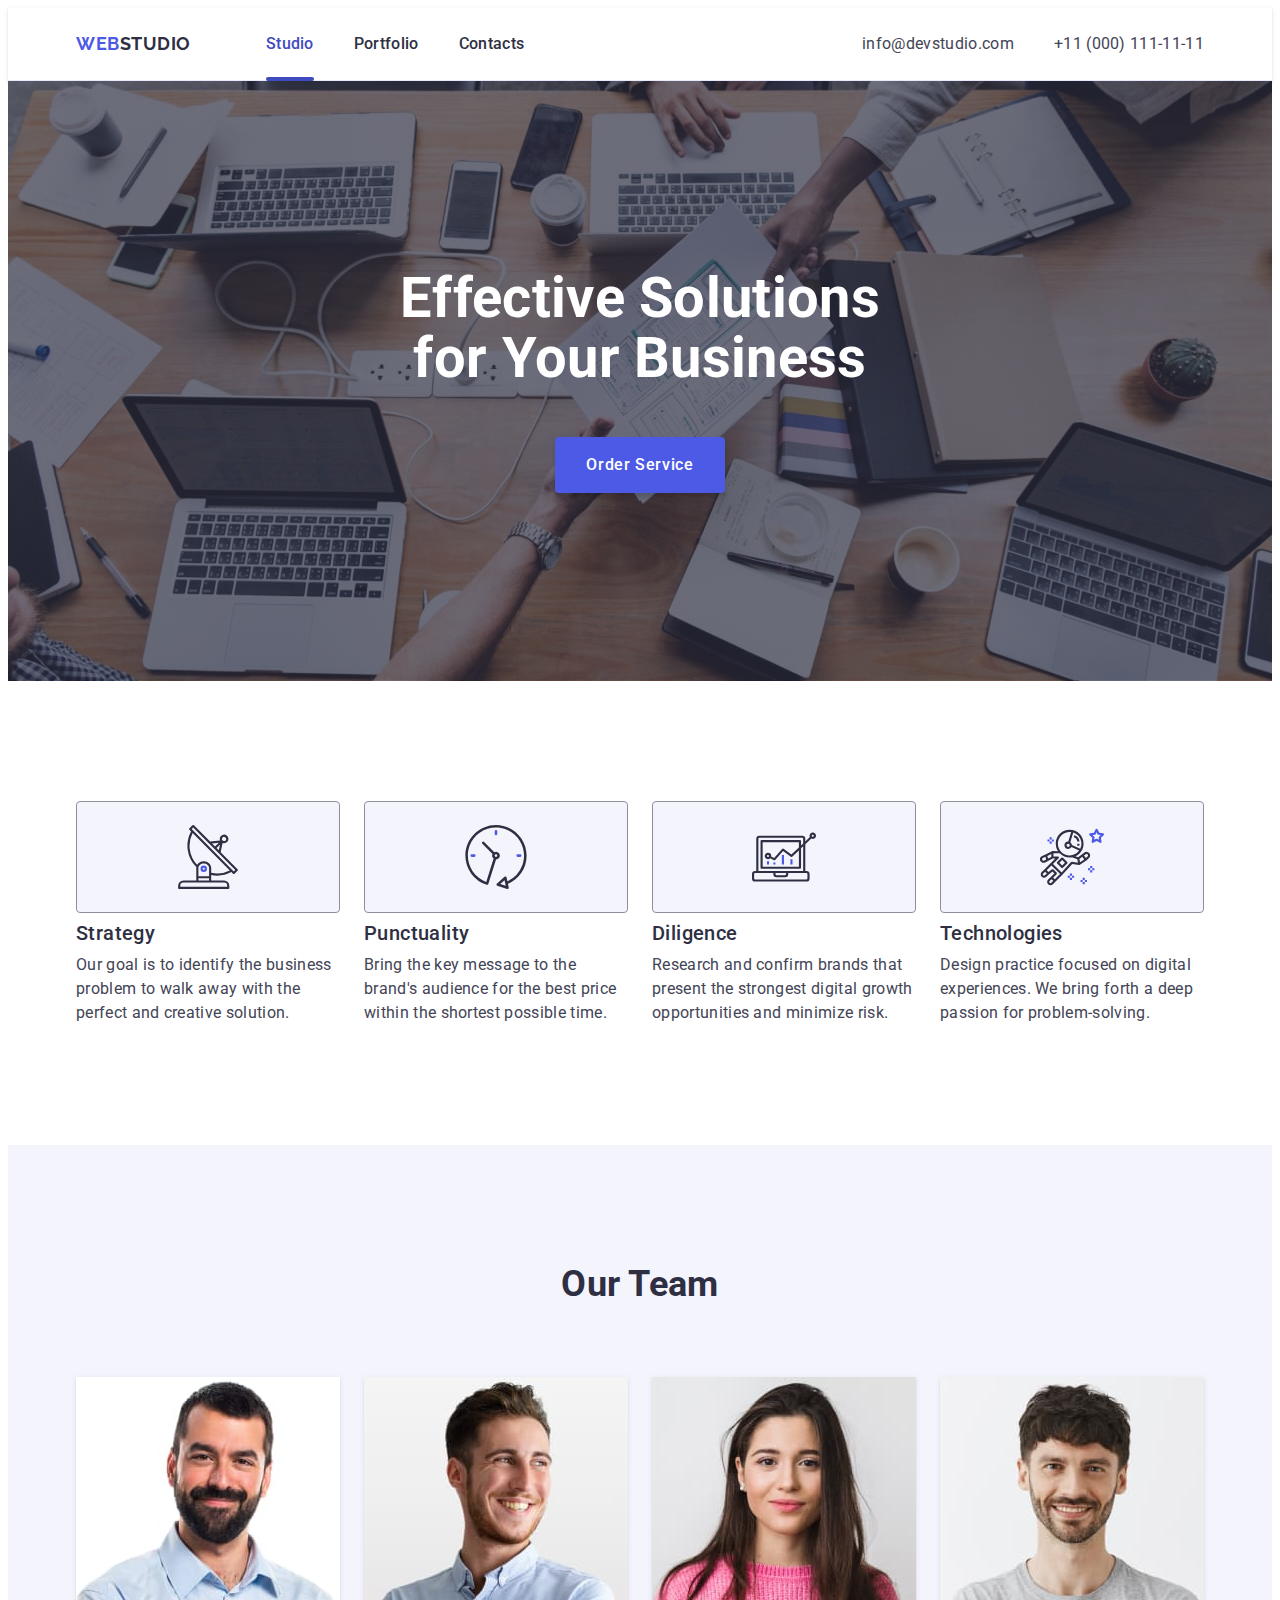
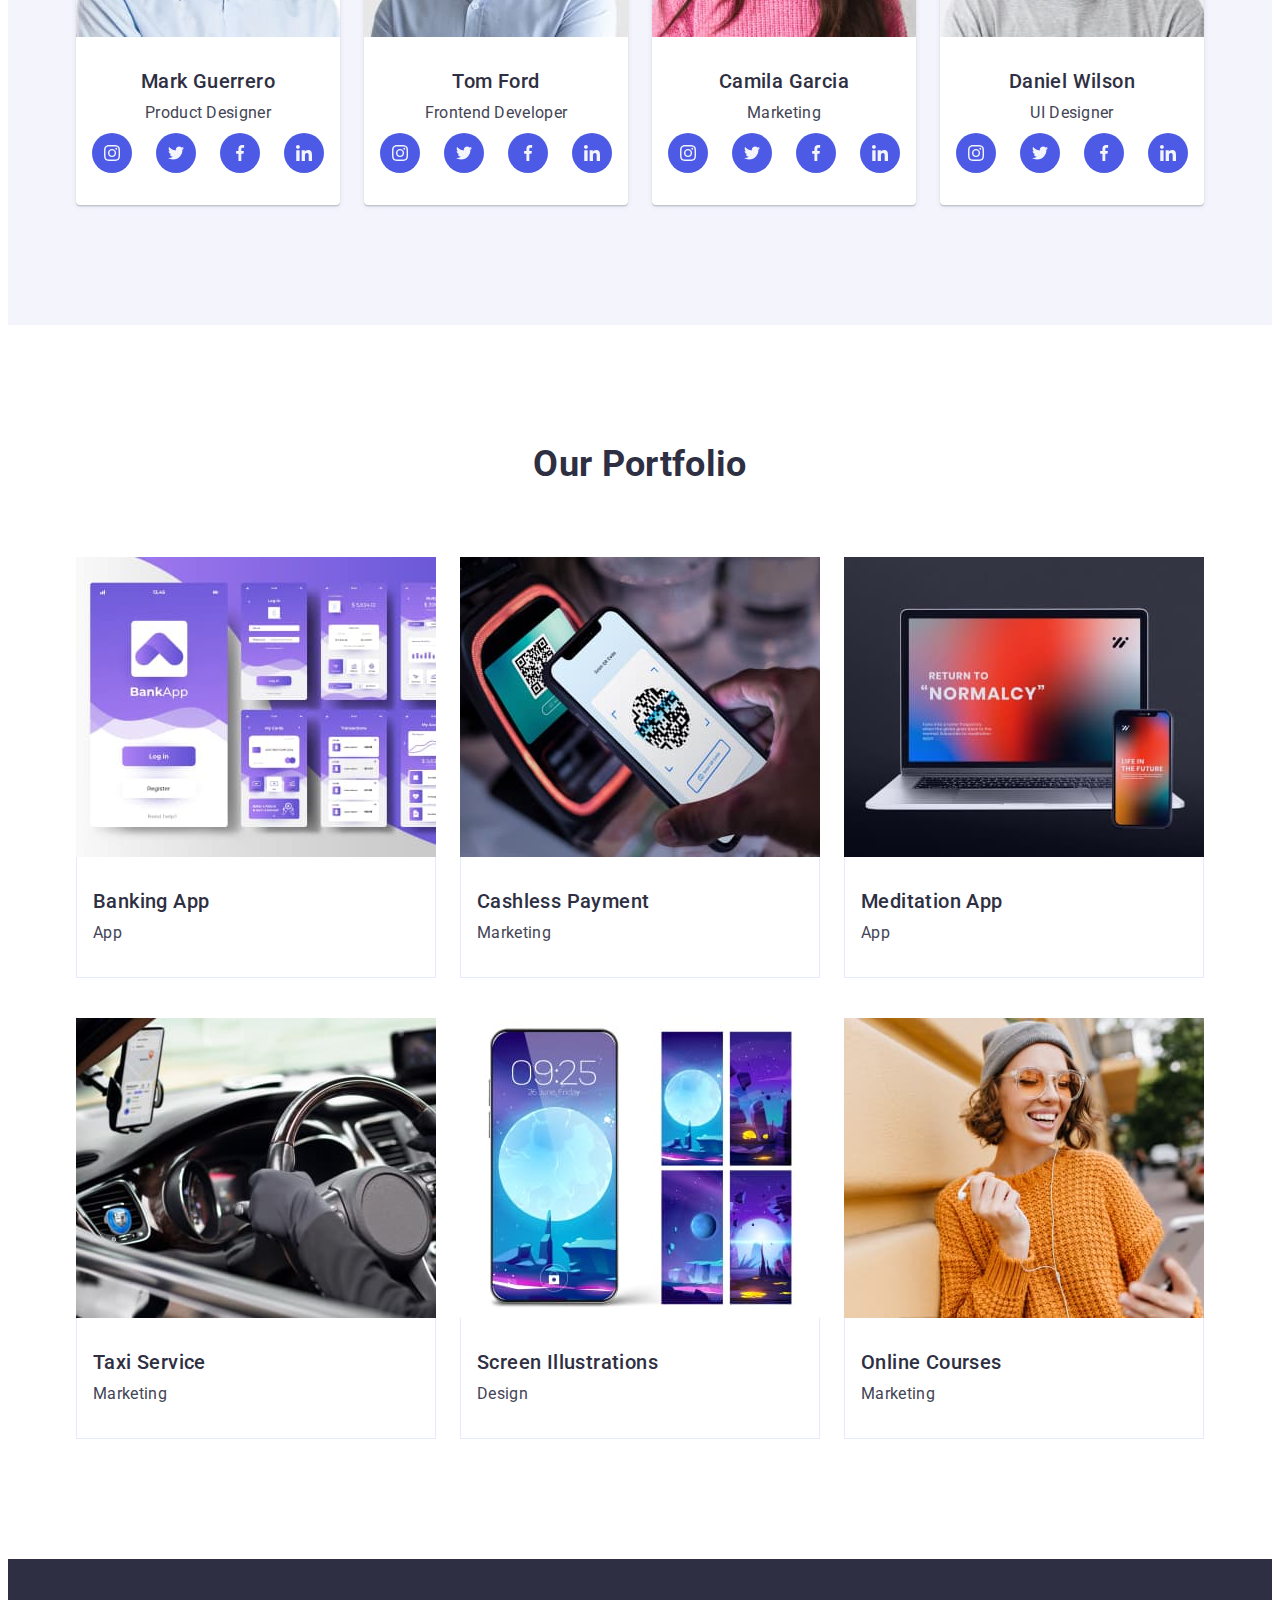
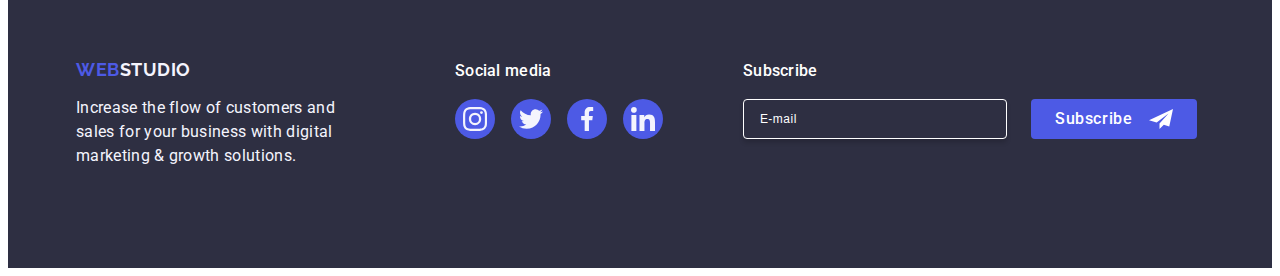
<file: index.html>
<!DOCTYPE html>
<html lang="en">
  <head>
    <meta charset="UTF-8" />
    <meta http-equiv="X-UA-Compatible" content="IE=edge" />
    <meta name="viewport" content="width=device-width, initial-scale=1.0" />
    <title>Document</title>
    <link rel="preconnect" href="https://fonts.googleapis.com" />
    <link rel="preconnect" href="https://fonts.gstatic.com" crossorigin />
    <link
      href="https://fonts.googleapis.com/css2?family=Raleway:wght@800&family=Roboto:wght@400;500;700;900&display=swap"
      rel="stylesheet"
    />
    <!-- Normalize -->
    <link
      rel="stylesheet"
      href="https://cdnjs.cloudflare.com/ajax/libs/modern-normalize/2.0.0/modern-normalize.min.css"
      integrity="sha512-4xo8blKMVCiXpTaLzQSLSw3KFOVPWhm/TRtuPVc4WG6kUgjH6J03IBuG7JZPkcWMxJ5huwaBpOpnwYElP/m6wg=="
      crossorigin="anonymous"
      referrerpolicy="no-referrer"
    />
    <link rel="stylesheet" href="./css/styles.css" />
  </head>

  <body>
    <!--  --------------- HEADER ------------------------->
    <header class="header">
      <div class="header-container container">
        <nav class="nav">
          <!-- Logo -->
          <a href="./index.html" class="link logo">Web<span class="link logo-text">Studio</span></a>
          <ul class="nav-list">
            <li class="item">
              <a href="./index.html" class="link nav-link active">Studio</a>
            </li>
            <li class="item">
              <a
                href="https://valentyn-m.github.io/project-group-15_Portfolio/"
                class="link nav-link"
                >Portfolio</a
              >
            </li>
            <li class="item">
              <a href="#" class="link nav-link">Contacts</a>
            </li>
          </ul>
        </nav>
        <address class="address">
          <ul class="address-list">
            <li class="item">
              <a href="mailto:info@devstudio.com" class="link address-link email"
                >info@devstudio.com</a
              >
            </li>
            <li class="item">
              <a href="tel:+110001111111" class="link address-link tel">+11 (000) 111-11-11</a>
            </li>
          </ul>
        </address>

        <button type="button" class="menu-open-btn">
          <svg width="24" height="24">
            <use class="icon-open-menu" href="./images/icons.svg#icon-open-menu"></use>
          </svg>
        </button>

        <div class="mob-menu">
          <div class="nav-menu">
            <button type="button" class="menu-close-btn">
              <svg class="menu-close-icon" width="8" height="8">
                <use href="./images/icons.svg#close-black"></use></svg
            ></button>
            <nav>
              <ul class="mob-menu-list">
                <li class="mob-item">
                  <a href="./index.html" class="link mob-nav-link">Studio</a>
                </li>
                <li class="mob-item">
                  <a href="#portfolio" class="link mob-nav-link">Portfolio</a>
                </li>
                <li class="mob-item">
                  <a href="#contacts" class="link mob-nav-link">Contacts</a>
                </li>
              </ul>
            </nav>
          </div>
          <div>
            <address class="mob-address">
              <ul class="address-list">
                <li class="mob-item">
                  <a href="tel:+110001111111" class="link mob-address-link">+11 (000) 111-11-11</a>
                </li>
                <li class="mob-item">
                  <a href="mailto:info@devstudio.com" class="link mob-address-link"
                    >info@devstudio.com</a
                  >
                </li>
              </ul>
            </address>
            <ul class="mob-socials-list">
              <li class="socials-item">
                <a
                  class="socials-link"
                  href="https://www.instagram.com/goitclub/"
                  target="_blank"
                  rel="noopener no-referrer"
                  aria-label="instagram"
                >
                  <svg class="socials-icon" width="24" height="24">
                    <use href="./images/icons.svg#instagram"></use>
                  </svg>
                </a>
              </li>
              <li class="socials-item">
                <a
                  class="socials-link"
                  href="#"
                  target="_blank"
                  rel="noopener no-referrer"
                  aria-label="twitter"
                >
                  <svg class="socials-icon" width="24" height="24">
                    <use href="./images/icons.svg#twitter"></use>
                  </svg>
                </a>
              </li>
              <li class="socials-item">
                <a
                  class="socials-link"
                  href="https://www.facebook.com/goITclub/"
                  target="_blank"
                  rel="noopener no-referrer"
                  aria-label="facebook"
                >
                  <svg class="socials-icon" width="24" height="24">
                    <use href="./images/icons.svg#facebook"></use>
                  </svg>
                </a>
              </li>
              <li class="socials-item">
                <a
                  class="socials-link"
                  href="https://www.linkedin.com/in/oksana-pytykovska-173173293/"
                  target="_blank"
                  rel="noopener no-referrer"
                  aria-label="linkedin"
                >
                  <svg class="socials-icon" width="24" height="24">
                    <use href="./images/icons.svg#linkedin"></use>
                  </svg>
                </a>
              </li>
            </ul>
          </div>
        </div>
      </div>
    </header>

    <main>
      <!-------------------------- Hero ------------------------>
      <section class="hero">
        <div class="container">
          <h1 class="hero-title">Effective Solutions for Your Business</h1>
          <button type="button" class="button" modal-open-btn>Order Service</button>
        </div>
      </section>

      <!--------------------------- Features ---------------------->
      <section class="section">
        <div class="container">
          <h2 class="title visually-hidden">Features</h2>
          <ul class="features-list list">
            <li class="features-item">
              <div class="features-icon">
                <svg width="64" height="64">
                  <use href="./images/icons.svg#antenna"></use>
                </svg>
              </div>
              <h3 class="subtitle">Strategy</h3>
              <p class="text">
                Our goal is to identify the business problem to walk away with the perfect and
                creative solution.
              </p>
            </li>
            <li class="features-item">
              <div class="features-icon">
                <svg width="64" height="64">
                  <use href="./images/icons.svg#clock"></use>
                </svg>
              </div>
              <h3 class="subtitle">Punctuality</h3>
              <p class="text">
                Bring the key message to the brand's audience for the best price within the shortest
                possible time.
              </p>
            </li>
            <li class="features-item">
              <div class="features-icon">
                <svg width="64" height="64">
                  <use href="./images/icons.svg#diagram"></use>
                </svg>
              </div>
              <h3 class="subtitle">Diligence</h3>
              <p class="text">
                Research and confirm brands that present the strongest digital growth opportunities
                and minimize risk.
              </p>
            </li>
            <li class="features-item">
              <div class="features-icon">
                <svg width="64" height="64">
                  <use href="./images/icons.svg#astronaut"></use>
                </svg>
              </div>
              <h3 class="subtitle">Technologies</h3>
              <p class="text">
                Design practice focused on digital experiences. We bring forth a deep passion for
                problem-solving.
              </p>
            </li>
          </ul>
        </div>
      </section>

      <!------------------------- Our Team  ----------------------->
      <section class="section section-team">
        <div class="container">
          <h2 class="title">Our Team</h2>
          <ul class="team-list list">
            <li class="card-team-bg team-item">
              <img
                srcset="./images/team/mark-1.jpg 1x, ./images/team/mark-1-2x.jpg 2x"
                src="./images/team/mark-1.jpg"
                alt="Product Designer"
                width="264"
                height="260"
              />
              <div class="card-text">
                <h3 class="subtitle">Mark Guerrero</h3>
                <p class="text">Product Designer</p>
                <ul class="socials-list">
                  <li class="socials-item">
                    <a
                      class="socials-link"
                      href="https://www.instagram.com/goitclub/"
                      target="_blank"
                      rel="noopener no-referrer"
                      aria-label="instagram"
                    >
                      <svg class="socials-icon" width="16" height="16">
                        <use href="./images/icons.svg#instagram"></use>
                      </svg>
                    </a>
                  </li>
                  <li class="socials-item">
                    <a
                      class="socials-link"
                      href="#"
                      target="_blank"
                      rel="noopener no-referrer"
                      aria-label="twitter"
                    >
                      <svg class="socials-icon" width="16" height="16">
                        <use href="./images/icons.svg#twitter"></use>
                      </svg>
                    </a>
                  </li>
                  <li class="socials-item">
                    <a
                      class="socials-link"
                      href="https://www.facebook.com/goITclub/"
                      target="_blank"
                      rel="noopener no-referrer"
                      aria-label="facebook"
                    >
                      <svg class="socials-icon" width="16" height="16">
                        <use href="./images/icons.svg#facebook"></use>
                      </svg>
                    </a>
                  </li>
                  <li class="socials-item">
                    <a
                      class="socials-link"
                      href="https://www.linkedin.com/in/oksana-pytykovska-173173293/"
                      target="_blank"
                      rel="noopener no-referrer"
                      aria-label="linkedin"
                    >
                      <svg class="socials-icon" width="16" height="16">
                        <use href="./images/icons.svg#linkedin"></use>
                      </svg>
                    </a>
                  </li>
                </ul>
              </div>
            </li>
            <li class="card-team-bg team-item">
              <img
                srcset="./images/team/tom-2.jpg 1x, ./images/team/tom-2-2x.jpg 2x"
                src="./images/team/tom-2.jpg"
                alt="Frontend Developer"
                width="264"
                height="260"
              />
              <div class="card-text">
                <h3 class="subtitle">Tom Ford</h3>
                <p class="text">Frontend Developer</p>
                <ul class="socials-list">
                  <li class="socials-item">
                    <a
                      class="socials-link"
                      href="https://www.instagram.com/goitclub/"
                      target="_blank"
                      rel="noopener no-referrer"
                      aria-label="instagram"
                    >
                      <svg class="socials-icon" width="16" height="16">
                        <use href="./images/icons.svg#instagram"></use>
                      </svg>
                    </a>
                  </li>
                  <li class="socials-item">
                    <a
                      class="socials-link"
                      href="#"
                      target="_blank"
                      rel="noopener no-referrer"
                      aria-label="twitter"
                    >
                      <svg class="socials-icon" width="16" height="16">
                        <use href="./images/icons.svg#twitter"></use>
                      </svg>
                    </a>
                  </li>
                  <li class="socials-item">
                    <a
                      class="socials-link"
                      href="https://www.facebook.com/goITclub/"
                      target="_blank"
                      rel="noopener no-referrer"
                      aria-label="facebook"
                    >
                      <svg class="socials-icon" width="16" height="16">
                        <use href="./images/icons.svg#facebook"></use>
                      </svg>
                    </a>
                  </li>
                  <li class="socials-item">
                    <a
                      class="socials-link"
                      href="https://www.linkedin.com/in/oksana-pytykovska-173173293/"
                      target="_blank"
                      rel="noopener no-referrer"
                      aria-label="linkedin"
                    >
                      <svg class="socials-icon" width="16" height="16">
                        <use href="./images/icons.svg#linkedin"></use>
                      </svg>
                    </a>
                  </li>
                </ul>
              </div>
            </li>
            <li class="card-team-bg team-item">
              <img
                srcset="./images/team/camila-3.jpg 1x, ./images/team/camila-3-2x.jpg 2x"
                src="./images/team/camila-3.jpg"
                alt="Marketing"
                width="264"
                height="260"
              />
              <div class="card-text">
                <h3 class="subtitle">Camila Garcia</h3>
                <p class="text">Marketing</p>
                <ul class="socials-list">
                  <li class="socials-item">
                    <a
                      class="socials-link"
                      href="https://www.instagram.com/goitclub/"
                      target="_blank"
                      rel="noopener no-referrer"
                      aria-label="instagram"
                    >
                      <svg class="socials-icon" width="16" height="16">
                        <use href="./images/icons.svg#instagram"></use>
                      </svg>
                    </a>
                  </li>
                  <li class="socials-item">
                    <a
                      class="socials-link"
                      href="#"
                      target="_blank"
                      rel="noopener no-referrer"
                      aria-label="twitter"
                    >
                      <svg class="socials-icon" width="16" height="16">
                        <use href="./images/icons.svg#twitter"></use>
                      </svg>
                    </a>
                  </li>
                  <li class="socials-item">
                    <a
                      class="socials-link"
                      href="https://www.facebook.com/goITclub/https://www.facebook.com/goITclub/"
                      target="_blank"
                      rel="noopener no-referrer"
                      aria-label="facebook"
                    >
                      <svg class="socials-icon" width="16" height="16">
                        <use href="./images/icons.svg#facebook"></use>
                      </svg>
                    </a>
                  </li>
                  <li class="socials-item">
                    <a
                      class="socials-link"
                      href="https://www.linkedin.com/in/oksana-pytykovska-173173293/"
                      target="_blank"
                      rel="noopener no-referrer"
                      aria-label="linkedin"
                    >
                      <svg class="socials-icon" width="16" height="16">
                        <use href="./images/icons.svg#linkedin"></use>
                      </svg>
                    </a>
                  </li>
                </ul>
              </div>
            </li>
            <li class="card-team-bg team-item">
              <img
                srcset="./images/team/daniel-4.jpg 1x, ./images/team/daniel-4-2x.jpg 2x"
                src="./images/team/daniel-4.jpg"
                alt="UI Designer"
                width="264"
                height="260"
              />
              <div class="card-text">
                <h3 class="subtitle">Daniel Wilson</h3>
                <p class="text">UI Designer</p>
                <ul class="socials-list">
                  <li class="socials-item">
                    <a
                      class="socials-link"
                      href="https://www.instagram.com/goitclub/"
                      target="_blank"
                      rel="noopener no-referrer"
                      aria-label="instagram"
                    >
                      <svg class="socials-icon" width="16" height="16">
                        <use href="./images/icons.svg#instagram"></use>
                      </svg>
                    </a>
                  </li>
                  <li class="socials-item">
                    <a
                      class="socials-link"
                      href="#"
                      target="_blank"
                      rel="noopener no-referrer"
                      aria-label="twitter"
                    >
                      <svg class="socials-icon" width="16" height="16">
                        <use href="./images/icons.svg#twitter"></use>
                      </svg>
                    </a>
                  </li>
                  <li class="socials-item">
                    <a
                      class="socials-link"
                      href="https://www.facebook.com/goITclub/"
                      target="_blank"
                      rel="noopener no-referrer"
                      aria-label="facebook"
                    >
                      <svg class="socials-icon" width="16" height="16">
                        <use href="./images/icons.svg#facebook"></use>
                      </svg>
                    </a>
                  </li>
                  <li class="socials-item">
                    <a
                      class="socials-link"
                      href="https://www.linkedin.com/in/oksana-pytykovska-173173293/"
                      target="_blank"
                      rel="noopener no-referrer"
                      aria-label="linkedin"
                    >
                      <svg class="socials-icon" width="16" height="16">
                        <use href="./images/icons.svg#linkedin"></use>
                      </svg>
                    </a>
                  </li>
                </ul>
              </div>
            </li>
          </ul>
        </div>
      </section>
      <!------------------------ Our Portfolio -------------------->
      <section class="section" id="portfolio">
        <div class="container">
          <h2 class="title">Our Portfolio</h2>
          <ul class="portfolio-list list">
            <li class="portfolio-item">
              <div class="overlay">
                <picture>
                  <source
                    srcset="./images/portfolio/foto-1.jpg 1x, ./images/portfolio/foto-1-2x.jpg 2x"
                    media="(min-width: 1158px)"
                  />
                  <source
                    srcset="
                      ./images/portfolio/foto-1-tab.jpg    1x,
                      ./images/portfolio/foto-1-tab-2x.jpg 2x
                    "
                    media="(min-width: 768px)"
                  />
                  <source
                    srcset="
                      ./images/portfolio/foto-1-mob.jpg    1x,
                      ./images/portfolio/foto-1-mob-2x.jpg 2x
                    "
                    media="(min-width: 320px)"
                  />
                  <img
                    src="./images/portfolio/foto-1.jpg"
                    alt="Banking App"
                    width="360"
                    height="300"
                  />
                </picture>
                <p class="text overlay-text">
                  14 Stylish and User-Friendly App Design Concepts · Task Manager App · Calorie
                  Tracker App · Exotic Fruit Ecommerce App · Cloud Storage App
                </p>
              </div>

              <div class="card-text-portfolio">
                <h3 class="subtitle">Banking App</h3>
                <p class="text">App</p>
              </div>
            </li>

            <li class="portfolio-item">
              <div class="overlay">
                <picture>
                  <source
                    srcset="./images/portfolio/foto-2.jpg 1x, ./images/portfolio/foto-2-2x.jpg 2x"
                    media="(min-width: 1158px)"
                  />
                  <source
                    srcset="
                      ./images/portfolio/foto-2-tab.jpg    1x,
                      ./images/portfolio/foto-2-tab-2x.jpg 2x
                    "
                    media="(min-width: 768px)"
                  />
                  <source
                    srcset="
                      ./images/portfolio/foto-2-mob.jpg    1x,
                      ./images/portfolio/foto-2-mob-2x.jpg 2x
                    "
                    media="(min-width: 320px)"
                  />
                  <img
                    src="./images/portfolio/foto-2.jpg"
                    alt="Banking App"
                    width="360"
                    height="300"
                  />
                </picture>
                <p class="text overlay-text">
                  14 Stylish and User-Friendly App Design Concepts · Task Manager App · Calorie
                  Tracker App · Exotic Fruit Ecommerce App · Cloud Storage App
                </p>
              </div>
              <div class="card-text-portfolio">
                <h3 class="subtitle">Cashless Payment</h3>
                <p class="text">Marketing</p>
              </div>
            </li>

            <li class="portfolio-item">
              <div class="overlay">
                <picture>
                  <source
                    srcset="./images/portfolio/foto-3.jpg 1x, ./images/portfolio/foto-3-2x.jpg 2x"
                    media="(min-width: 1158px)"
                  />
                  <source
                    srcset="
                      ./images/portfolio/foto-3-tab.jpg    1x,
                      ./images/portfolio/foto-3-tab-2x.jpg 2x
                    "
                    media="(min-width: 768px)"
                  />
                  <source
                    srcset="
                      ./images/portfolio/foto-3-mob.jpg    1x,
                      ./images/portfolio/foto-3-mob-2x.jpg 2x
                    "
                    media="(min-width: 320px)"
                  />
                  <img
                    src="./images/portfolio/foto-3.jpg"
                    alt="Banking App"
                    width="360"
                    height="300"
                  />
                </picture>
                <p class="text overlay-text">
                  14 Stylish and User-Friendly App Design Concepts · Task Manager App · Calorie
                  Tracker App · Exotic Fruit Ecommerce App · Cloud Storage App
                </p>
              </div>
              <div class="card-text-portfolio">
                <h3 class="subtitle">Meditation App</h3>
                <p class="text">App</p>
              </div>
            </li>

            <li class="portfolio-item">
              <div class="overlay">
                <picture>
                  <source
                    srcset="./images/portfolio/foto-4.jpg 1x, ./images/portfolio/foto-4-2x.jpg 2x"
                    media="(min-width: 1158px)"
                  />
                  <source
                    srcset="
                      ./images/portfolio/foto-4-tab.jpg    1x,
                      ./images/portfolio/foto-4-tab-2x.jpg 2x
                    "
                    media="(min-width: 768px)"
                  />
                  <source
                    srcset="
                      ./images/portfolio/foto-4-mob.jpg    1x,
                      ./images/portfolio/foto-4-mob-2x.jpg 2x
                    "
                    media="(min-width: 320px)"
                  />
                  <img
                    src="./images/portfolio/foto-4.jpg"
                    alt="Banking App"
                    width="360"
                    height="300"
                  />
                </picture>
                <p class="text overlay-text">
                  14 Stylish and User-Friendly App Design Concepts · Task Manager App · Calorie
                  Tracker App · Exotic Fruit Ecommerce App · Cloud Storage App
                </p>
              </div>
              <div class="card-text-portfolio">
                <h3 class="subtitle">Taxi Service</h3>
                <p class="text">Marketing</p>
              </div>
            </li>

            <li class="portfolio-item">
              <div class="overlay">
                <picture>
                  <source
                    srcset="./images/portfolio/foto-5.jpg 1x, ./images/portfolio/foto-5-2x.jpg 2x"
                    media="(min-width: 1158px)"
                  />
                  <source
                    srcset="
                      ./images/portfolio/foto-5-tab.jpg    1x,
                      ./images/portfolio/foto-5-tab-2x.jpg 2x
                    "
                    media="(min-width: 768px)"
                  />
                  <source
                    srcset="
                      ./images/portfolio/foto-5-mob.jpg    1x,
                      ./images/portfolio/foto-5-mob-2x.jpg 2x
                    "
                    media="(min-width: 320px)"
                  />
                  <img
                    src="./images/portfolio/foto-5.jpg"
                    alt="Banking App"
                    width="360"
                    height="300"
                  />
                </picture>
                <p class="text overlay-text">
                  14 Stylish and User-Friendly App Design Concepts · Task Manager App · Calorie
                  Tracker App · Exotic Fruit Ecommerce App · Cloud Storage App
                </p>
              </div>
              <div class="card-text-portfolio">
                <h3 class="subtitle">Screen Illustrations</h3>
                <p class="text">Design</p>
              </div>
            </li>

            <li class="portfolio-item">
              <div class="overlay">
                <picture>
                  <source
                    srcset="./images/portfolio/foto-6.jpg 1x, ./images/portfolio/foto-6-2x.jpg 2x"
                    media="(min-width: 1158px)"
                  />
                  <source
                    srcset="
                      ./images/portfolio/foto-6-tab.jpg    1x,
                      ./images/portfolio/foto-6-tab-2x.jpg 2x
                    "
                    media="(min-width: 768px)"
                  />
                  <source
                    srcset="
                      ./images/portfolio/foto-6-mob.jpg    1x,
                      ./images/portfolio/foto-6-mob-2x.jpg 2x
                    "
                    media="(min-width: 320px)"
                  />
                  <img
                    src="./images/portfolio/foto-6.jpg"
                    alt="Banking App"
                    width="360"
                    height="300"
                  />
                </picture>
                <p class="text overlay-text">
                  14 Stylish and User-Friendly App Design Concepts · Task Manager App · Calorie
                  Tracker App · Exotic Fruit Ecommerce App · Cloud Storage App
                </p>
              </div>
              <div class="card-text-portfolio">
                <h3 class="subtitle">Online Courses</h3>
                <p class="text">Marketing</p>
              </div>
            </li>
          </ul>
        </div>
      </section>
    </main>

    <footer class="footer">
      <div class="footer-container container">
        <div class="footer-logo">
          <a href="./index.html" class="link logo">Web<span class="logo-text">Studio</span></a>
          <p class="text">
            Increase the flow of customers and <br />sales for your business with digital
            <br />marketing & growth solutions.
          </p>
        </div>
        <div class="footer-social-media">
          <p class="social-media">Social media</p>
          <ul class="socials-list">
            <li class="socials-item">
              <a
                class="socials-link"
                href="https://www.instagram.com/goitclub/"
                target="_blank"
                rel="noopener no-referrer"
                aria-label="instagram"
              >
                <svg class="socials-icon" width="24" height="24">
                  <use href="./images/icons.svg#instagram"></use>
                </svg>
              </a>
            </li>
            <li class="socials-item">
              <a
                class="socials-link"
                href="#"
                target="_blank"
                rel="noopener no-referrer"
                aria-label="twitter"
              >
                <svg class="socials-icon" width="24" height="24">
                  <use href="./images/icons.svg#twitter"></use>
                </svg>
              </a>
            </li>
            <li class="socials-item">
              <a
                class="socials-link"
                href="https://www.facebook.com/goITclub/"
                target="_blank"
                rel="noopener no-referrer"
                aria-label="facebook"
              >
                <svg class="socials-icon" width="24" height="24">
                  <use href="./images/icons.svg#facebook"></use>
                </svg>
              </a>
            </li>
            <li class="socials-item">
              <a
                class="socials-link"
                href="https://www.linkedin.com/in/oksana-pytykovska-173173293/"
                target="_blank"
                rel="noopener no-referrer"
                aria-label="linkedin"
              >
                <svg class="socials-icon" width="24" height="24">
                  <use href="./images/icons.svg#linkedin"></use>
                </svg>
              </a>
            </li>
          </ul>
        </div>
        <div class="footer-form" id="contacts">
          <p class="subscribe-title">Subscribe</p>
          <form class="subscribe-form">
            <label class="subscribe-label">
              <input type="email" name="subscribe-form" placeholder="E-mail" class="footer-input"
            /></label>
            <button type="submit" class="button"
              >Subscribe
              <svg class="icon-fly" width="24" height="24">
                <use href="./images/icons.svg#fly"></use>
              </svg>
            </button>
          </form>
        </div>
      </div>
    </footer>

    <!-- Modal window -->

    <div class="backdrop">
      <div class="modal">
        <button type="button" class="modal-close-btn">
          <svg class="modal-close-icon" width="8" height="8">
            <use href="./images/icons.svg#close-black"></use>
          </svg>
        </button>
        <p class="modal-title">Leave your contacts and we will call you back</p>

        <form>
          <div class="step">
            <label for="user-name" class="label-text">Name</label>
            <div class="wrapper-input">
              <input type="text" name="user-name" id="user-name" class="modal-input" />
              <svg class="modal-icon" width="18" height="24">
                <use href="./images/icons.svg#person-black"></use>
              </svg>
            </div>
          </div>
          <div class="step">
            <label for="user-tel" class="label-text">Phone</label>
            <div class="wrapper-input">
              <input type="tel" name="user-tel" id="user-tel" class="modal-input" />
              <svg class="modal-icon" width="18" height="24">
                <use href="./images/icons.svg#phone-black"></use>
              </svg>
            </div>
          </div>
          <div class="step">
            <label for="user-email" class="label-text">Email</label>
            <div class="wrapper-input">
              <input type="email" name="user-email" id="user-email" class="modal-input" />
              <svg class="modal-icon" width="18" height="24">
                <use href="./images/icons.svg#email-black"></use>
              </svg>
            </div>
          </div>
          <div class="step-comment">
            <label for="user-comment" class="label-text">Comment</label>
            <textarea
              name="user-comment"
              id="user-comment"
              placeholder="Text input"
              class="modal-comment"
            ></textarea>
          </div>
          <div class="step-policy">
            <input
              type="checkbox"
              name="user-privacy"
              id="user-privacy"
              value="true"
              class="modal-check visually-hidden"
            />
            <label for="user-privacy" class="modal-check-text"
              ><span class="check-span">
                <svg class="check-icon" width="10" height="8">
                  <use href="./images/icons.svg#vector"></use></svg></span
              >I accept the terms and conditions of the
              <a class="link-policy" href="#">Privacy Policy</a></label
            >
          </div>
          <button type="submit" class="button">Send</button>
        </form>
      </div>
    </div>
    <script src="./js/modal.js"></script>
  </body>
</html>
</file>
<file: css/styles.css>
*,
*::before,
*::after {
  box-sizing: border-box;
}

h1,
h2,
h3,
h4,
h5,
p {
  margin: 0;
  padding: 0;
}

ul {
  margin: 0;
  padding: 0;
  list-style: none;
}

img {
  display: block;
  max-width: 100%;
  height: auto;
  margin: 0;
}

.visually-hidden {
  position: absolute;
  width: 1px;
  height: 1px;
  margin: -1px;
  border: 0;
  padding: 0;

  white-space: nowrap;
  clip-path: inset(100%);
  clip: rect(0 0 0 0);
  overflow: hidden;
}

:root {
  /* fonts */
  --primary-font: 'Roboto', sans-serif;
  --secondary-font: 'Raleway', sans-serif;

  /* Color */

  --color-text: #434455;
  --color-navy-blue-modal: rgba(46, 47, 66, 0.4);
  --color-grey: #2e2f42;
  --color-navy-blue: #2e2f42;

  --color-iris: #4d5ae5;
  --color-ocean: #404bbf;
  --color-green: #31d0aa;
  --color-light-slate: #8e8f99;
  --color-cornflower: #e7e9fc;
  --color-cloud: #f4f4fd;
  --color-white: #ffffff;
  --color-dairy: #fcfcfc;
  --color-slate: #434455;
}

body {
  font-family: var(--primary-font);
  font-size: 16px;
  color: var(--color-text);
  letter-spacing: 0.02em;
  line-height: 1.5;
  background-color: var(--color-white);
}

/* h2 */
.title {
  margin-top: 0;
  margin-bottom: 72px;

  font-size: 36px;
  line-height: 1.11;
  text-align: center;
  color: var(--color-navy-blue);
}

/* h3 */

.subtitle {
  margin-top: 0;
  margin-bottom: 8px;

  letter-spacing: 0.02em;
  font-weight: 500;
  font-size: 20px;
  line-height: 1.2;
  color: var(--color-navy-blue);
}

.features-item .subtitle {
  font-weight: 700;
  font-size: 36px;
  line-height: 1.11;
  text-align: center;
}

/* p */
.text {
  font-weight: 400;
  color: var(--color-text);
}

.features-item .text {
  font-weight: 500;
}

.section {
  padding-top: 96px;
  padding-bottom: 96px;
}

.container {
  width: 320px;
  margin: 0 auto;
  padding: 0 16px;
}

@media screen and (min-width: 768px) {
  .features-item .subtitle {
    text-align: left;
  }
}

@media screen and (min-width: 1158px) {
  .section {
    padding-top: 120px;
    padding-bottom: 120px;
  }

  .features-item .subtitle {
    font-weight: 500;
    font-size: 20px;
    line-height: 1.2;
  }

  .features-item .text {
    font-weight: 400;
    color: var(--color-text);
  }
}

/* ------------------------------Header--------------------------- */
.header {
  border-bottom: 1px solid var(--color-cornflower);
  box-shadow: 0px 2px 1px rgba(46, 47, 66, 0.08), 0px 1px 1px rgba(46, 47, 66, 0.16),
    0px 1px 6px rgba(46, 47, 66, 0.08);
}

.header-container {
  display: flex;
  align-items: center;
  justify-content: space-between;
}

.nav {
  display: flex;
  align-items: center;
}

.link {
  text-decoration: none;
  font-style: normal;
  text-align: center;
  transition: color 250ms cubic-bezier(0.4, 0, 0.2, 1);
}

.link:hover,
.link:focus {
  color: var(--color-ocean);
}

.logo {
  font-family: var(--secondary-font);
  font-weight: 700;
  font-size: 18px;
  line-height: 1.17;
  letter-spacing: 0.03em;
  text-transform: uppercase;
  color: var(--color-iris);
  padding: 16px 0 16px 0;
}

.logo-text {
  color: var(--color-navy-blue);
}

.nav-list {
  display: none;
}

.address {
  display: none;
}

.menu-open-btn {
  display: flex;
  justify-content: center;
  align-items: center;
  margin: 0;
  padding: 0;
  cursor: pointer;
  line-height: 0;
  background-color: transparent;
  border: none;
}

.mob-menu {
  display: flex;
  flex-direction: column;
  justify-content: space-between;
  position: fixed;
  top: 0;
  right: 0;
  min-width: 320px;
  height: 100%;
  background-color: var(--color-white);
  visibility: hidden;
  opacity: 0;
  pointer-events: 0;
  padding: 24px 24px 24px 16px;
  overflow: auto;
  z-index: 101;
}

.nav-menu {
  margin-bottom: 50px;
}

.menu-close-btn {
  display: flex;
  justify-content: center;
  align-items: center;

  width: 24px;
  height: 24px;

  margin-left: auto;
  margin-bottom: 24px;

  background-color: transparent;
  border-radius: 50%;
  border: 1px solid var(--color-cornflower);
  transition: background-color 250ms cubic-bezier(0.4, 0, 0.2, 1),
    border 250ms cubic-bezier(0.4, 0, 0.2, 1);
}
.menu-close-btn:hover,
.menu-close-btn:focus {
  background-color: var(--color-ocean);
  border: none;
}

.menu-close-icon {
  fill: var(--color-navy-blue);
  transition: fill 250ms cubic-bezier(0.4, 0, 0.2, 1);
}

.menu-close-btn:hover > .menu-close-icon,
.menu-close-btn:focus > .menu-close-icon {
  fill: var(--color-white);
}
.mob-item:not(:last-child) {
  margin-bottom: 24px;
}

.mob-nav-link {
  font-weight: 700;
  font-size: 36px;
  line-height: 1.11;
  letter-spacing: 0.02em;
  color: var(--color-navy-blue);
}

.mob-address {
  margin-bottom: 48px;
}

.mob-address-link {
  font-weight: 500;
  font-size: 20px;
  line-height: 1.2;
  letter-spacing: 0.02em;
  color: var(--color-text);
}

.mob-socials-list {
  display: flex;
  justify-content: space-between;
  align-items: center;
  gap: 24px;
}

.mob-socials-list > .socials-item {
  width: 40px;
  height: 40px;
}

@media screen and (min-width: 768px) {
  .container {
    width: 768px;
    margin: 0 auto;
    padding: 0 16px;
  }

  .menu-open-btn {
    display: none;
  }
  .mob-menu {
    display: none;
  }

  .logo {
    padding: 24px 0 24px 0;
    margin-right: 120px;
  }

  .nav-list {
    display: flex;
    align-items: center;
    gap: 40px;
  }

  .address {
    display: block;
    margin-left: auto;
  }

  .address-list {
    display: flex;
    flex-direction: column;
    align-items: center;
    gap: 16px;
  }

  .nav-link {
    display: block;
    margin: 0;
    padding: 24px 0;
    font-weight: 500;
    color: var(--color-navy-blue);
  }

  .active {
    position: relative;
    color: var(--color-ocean);
  }

  .active::after {
    content: '';
    display: block;
    position: absolute;

    height: 4px;
    bottom: -1px;

    border-radius: 2px;
    width: 100%;
    left: 0px;

    background-color: var(--color-ocean);
  }

  .address-link {
    display: block;
    margin: 0;
    padding: 0;
    font-weight: 400;
    font-size: 12px;
    line-height: 1.17;
    letter-spacing: 0.04em;
    color: var(--color-slate);
  }

  .email {
    padding-top: 16px;
  }

  .tel {
    padding-bottom: 16px;
  }
}

@media screen and (min-width: 1158px) {
  .container {
    width: 1158px;
    margin: 0 auto;
    padding: 0 15px;
  }
  .logo {
    margin-right: 75px;
  }
  .address-list {
    flex-direction: row;
    align-items: center;
    gap: 40px;
  }

  .address-link {
    padding: 24px 0;
    font-size: 16px;
    line-height: 1.5;
    letter-spacing: 0.02em;
  }
}
/* ______________________________________________________________________________ */

/* -----------------------------Hero----------------------------- */

.hero {
  background-color: var(--color-navy-blue);
  background-image: linear-gradient(rgba(46, 47, 66, 0.7), rgba(46, 47, 66, 0.7)),
    url(../images/bg/people-office-mob.jpg);
  max-width: 1440px;
  background-repeat: no-repeat;
  background-position: center center;
  background-size: cover;

  margin-left: auto;
  margin-right: auto;
  padding: 72px 0;
  text-align: center;
}

/* h1 */
.hero-title {
  font-weight: 700;
  max-width: 216px;
  margin: 0 auto 72px auto;
  font-size: 36px;
  line-height: 1.11;
  padding: 0 2px;
  text-align: center;
  color: var(--color-white);
}

.button {
  display: block;
  margin: 0 auto;
  padding: 16px 31px;
  min-width: 169px;
  height: 56px;
  border: none;
  border-radius: 4px;
  box-shadow: 0 4px 4px 0 rgba(0, 0, 0, 0.15);

  font-family: var(--primary-font);
  font-weight: 500;
  font-size: 16px;
  line-height: 1.5;
  letter-spacing: 0.04em;
  color: var(--color-white);
  cursor: pointer;
  background: var(--color-iris);
  transition: background-color 250ms cubic-bezier(0.4, 0, 0.2, 1);
}

.button:hover,
.button:focus {
  background-color: var(--color-ocean);
}

@media screen and (-webkit-min-device-pixel-ratio: 2),
  (min-resolution: 2dppx),
  (min-resolution: 192dpi) {
  .hero {
    background-image: linear-gradient(rgba(46, 47, 66, 0.7), rgba(46, 47, 66, 0.7)),
      url(../images/bg/people-office-mob-2x.jpg);
  }
}

@media screen and (min-width: 768px) {
  .hero {
    background-image: linear-gradient(rgba(46, 47, 66, 0.7), rgba(46, 47, 66, 0.7)),
      url(../images/bg/people-office-tab.jpg);
    padding: 112px 0;
  }
  @media screen and (-webkit-min-device-pixel-ratio: 2),
    (min-resolution: 2dppx),
    (min-resolution: 192dpi) {
    .hero {
      background-image: linear-gradient(rgba(46, 47, 66, 0.7), rgba(46, 47, 66, 0.7)),
        url(../images/bg/people-office-tab-2x.jpg);
    }
  }

  .hero-title {
    max-width: 496px;
    margin: 0 auto 36px auto;
    font-size: 56px;
    line-height: 1.07;
    padding: 0;
  }
}

@media screen and (min-width: 1158px) {
  .hero {
    background-image: linear-gradient(rgba(46, 47, 66, 0.7), rgba(46, 47, 66, 0.7)),
      url(../images/bg/people-office.jpg);
    padding: 188px 0;
  }

  @media screen and (-webkit-min-device-pixel-ratio: 2),
    (min-resolution: 2dppx),
    (min-resolution: 192dpi) {
    .hero {
      background-image: linear-gradient(rgba(46, 47, 66, 0.7), rgba(46, 47, 66, 0.7)),
        url(../images/bg/people-office-2x.jpg);
    }
  }

  /* h1 */
  .hero-title {
    margin: 0 auto 48px auto;
  }
}

/* _____________________________________________________________________________ */

/* ------------------------------Features------------------------ */

.features-list {
  display: flex;
  flex-wrap: wrap;
  width: 288px;
  gap: 72px;
}

.features-icon {
  display: none;
}

@media screen and (min-width: 768px) {
  .features-list {
    display: flex;
    width: 736px;
    gap: 72px 24px;
  }

  .features-item {
    max-width: 356px;
    width: calc((100% - 24px) / 2);
  }
}

@media screen and (min-width: 1158px) {
  .features-list {
    display: flex;
    flex-wrap: nowrap;
    width: 1128px;
    gap: 24px;
  }

  .features-icon {
    display: flex;
    justify-content: center;
    align-items: center;
    max-width: 264px;
    height: 112px;
    border: 1px solid var(--color-light-slate);
    background-color: var(--color-cloud);
    border-radius: 4px;
    margin-bottom: 8px;
  }

  .features-item {
    flex-basis: calc((100% - 3 * 24px) / 4);
  }
}

/* ____________________________________________________________________________ */

/* ----------------------------------Our Team---------------------------------- */
.section-team {
  background-color: var(--color-cloud);
}

.section-team .container {
  width: 320px;
  margin: 0 auto;
  padding: 0 28px;
}

.team-list {
  display: flex;
  flex-wrap: wrap;
  gap: 72px;
}

.team-item {
  text-align: center;
  transition: background-color 250ms cubic-bezier(0.4, 0, 0.2, 1);
}

.card-team-bg {
  background-color: var(--color-white);
  border-radius: 0 0 4px 4px;
  box-shadow: 0 2px 1px 0 rgba(46, 47, 66, 0.08), 0 1px 1px 0 rgba(46, 47, 66, 0.16),
    0 1px 6px 0 rgba(46, 47, 66, 0.08);
}

.card-text {
  padding: 32px 0px;
}

.card-text .text {
  margin-bottom: 8px;
}

.socials-list {
  display: flex;
  justify-content: center;
  align-items: center;
  gap: 24px;
}

.socials-item {
  display: flex;
  justify-content: center;
  align-items: center;
  width: 40px;
  height: 40px;
}

.socials-link {
  display: flex;
  justify-content: center;
  align-items: center;
  width: 100%;
  height: 100%;
  border-radius: 50%;
  background-color: var(--color-iris);
  padding: 0;
  transition: background-color 250ms cubic-bezier(0.4, 0, 0.2, 1);
}

.socials-link:hover,
.socials-link:focus {
  background-color: var(--color-green);
}

.socials-icon {
  fill: var(--color-cloud);
}

@media screen and (min-width: 768px) {
  .section-team .container {
    width: 768px;
    margin: 0 auto;
    padding: 96px 16px;
  }

  .team-list {
    display: flex;
    justify-content: center;
    align-items: center;
    max-width: 768px;
    column-gap: 24px;
    row-gap: 64px;
  }
  .team-item {
    max-width: 264px;
    flex-basis: calc((100% - 24px) / 2);
  }
}

@media screen and (min-width: 1158px) {
  .section-team .container {
    width: 1158px;
    margin: 0 auto;
    padding: 0 15px;
  }

  .team-list {
    display: flex;
    flex-wrap: nowrap;
    max-width: 1128px;
    gap: 24px;
  }

  .team-item {
    flex-basis: calc((100% - 3 * 24px) / 4);
    text-align: center;
    transition: background-color 250ms cubic-bezier(0.4, 0, 0.2, 1);
  }
}
/* _____________________________________________________________________*/

/* ---------------------------------Our Portfolio ---------------------- */
.portfolio-list {
  display: flex;
  flex-wrap: wrap;
  gap: 48px;
}

.portfolio-item {
  transition: box-shadow 250ms cubic-bezier(0.4, 0, 0.2, 1);
}

.overlay {
  position: relative;
  overflow: hidden;
  transition: transform 250ms cubic-bezier(0.4, 0, 0.2, 1);
}

.overlay-text {
  color: var(--color-cloud);
  position: absolute;
  top: 0;
  left: 0;

  width: 100%;
  height: 100%;
  padding: 40px 32px;
  background-color: var(--color-iris);
  transform: translateY(100%);
  transition: transform 250ms cubic-bezier(0.4, 0, 0.2, 1);
}

.portfolio-item:hover .overlay-text {
  transform: translateY(0);
}

.portfolio-item:hover {
  box-shadow: 0 2px 1px 0 rgba(46, 47, 66, 0.08), 0 1px 1px 0 rgba(46, 47, 66, 0.16),
    0 1px 6px 0 rgba(46, 47, 66, 0.08);
}

.card-text-portfolio {
  border: 1px solid var(--color-cornflower);
  border-top: none;
  padding: 32px 16px;
}

@media screen and (min-width: 768px) {
  .portfolio-list {
    width: 736px;
    gap: 72px 24px;
  }

  .portfolio-item {
    flex-basis: calc((100% - 24px) / 2);
  }
}

@media screen and (min-width: 1158px) {
  .portfolio-list {
    width: 1128px;
    gap: 40px 24px;
  }

  .portfolio-item {
    flex-basis: calc((100% - 2 * 24px) / 3);
  }
}

/* __________________________________________________________________________ */

/* --------------------------FOOTER--------------------------------------- */
.footer {
  padding: 96px 0 96px;
  background-color: var(--color-navy-blue);
}

.footer-container {
  display: flex;
  flex-wrap: wrap;
  justify-content: center;
  gap: 72px;
}

.footer .logo {
  display: block;
  margin-bottom: 16px;
  padding: 0;
}

.footer .logo-text,
.footer .text {
  color: var(--color-cloud);
}

.footer .socials-list {
  gap: 16px;
}

.social-media,
.subscribe-title {
  font-weight: 500;
  color: var(--color-white);
  margin-bottom: 16px;
  text-align: center;
}

.footer .socials-link:hover,
.footer .socials-link:focus {
  background-color: var(--color-green);
}

.subscribe-form {
  display: flex;
  justify-content: center;
  flex-wrap: wrap;
  gap: 16px;
}

.footer-input {
  display: block;
  padding-left: 16px;
  border: 1px solid var(--color-white);
  border-radius: 4px;
  width: 264px;
  height: 40px;
  font-size: 12px;
  line-height: 2;
  letter-spacing: 0.04em;
  color: var(--color-white);
  box-shadow: 0 4px 4px 0 rgba(0, 0, 0, 0.15);
  background-color: transparent;
}

.footer-input::placeholder {
  color: var(--color-white);
}

.subscribe-form > .button {
  display: flex;
  justify-content: center;
  align-items: center;
  padding: 8px 24px;
  min-width: 165px;
  height: 40px;
  box-shadow: none;
}

.subscribe-form > .button:hover,
.subscribe-form > .button:focus {
  background-color: var(--color-green);
}

.icon-fly {
  margin-left: 16px;
  fill: var(--color-white);
}

@media screen and (min-width: 768px) {
  .footer-container {
    gap: 72px 24px;
    justify-content: start;
  }

  .footer .logo {
    display: inline-block;
  }

  .subscribe-form {
    display: flex;
    gap: 24px;
  }

  .social-media,
  .subscribe-title {
    text-align: left;
  }
}

@media screen and (min-width: 1158px) {
  .footer {
    padding: 100px 0 100px;
  }

  .footer-container {
    flex-wrap: nowrap;
    gap: 0;
  }
  .footer-logo {
    margin-right: 120px;
    text-align: left;
  }

  .footer-social-media {
    margin-right: 80px;
  }

  .subscribe-form {
    display: flex;
    align-items: center;
    gap: 24px;
  }
}

/* -----------------Modal window------------------------  */
.backdrop {
  width: 100%;
  height: 100%;
  position: fixed;
  top: 0;
  opacity: 0;
  z-index: 100;
  visibility: hidden;
  pointer-events: none;
  background-color: var(--color-navy-blue-modal);
  transition: opacity 250ms cubic-bezier(0.4, 0, 0.2, 1),
    visibility 250ms cubic-bezier(0.4, 0, 0.2, 1);
}

.is-open {
  opacity: 1;
  visibility: visible;
  pointer-events: auto;
}

.modal {
  position: absolute;
  top: calc(50%);
  left: calc(50%);
  transform: translate(-50%, -50%) scale(1);

  padding: 72px 16px 16px 16px;
  border-radius: 4px;
  width: 288px;
  min-height: 623px;
  box-shadow: 0 1px 1px 0 rgba(0, 0, 0, 0.14), 0 1px 3px 0 rgba(0, 0, 0, 0.12),
    0 2px 1px 0 rgba(0, 0, 0, 0.2);
  background: var(--color-dairy);
  transition: transform 250ms cubic-bezier(0.4, 0, 0.2, 1);
}

.modal-close-btn {
  display: flex;
  justify-content: center;
  align-items: center;
  position: absolute;
  top: 24px;
  right: 24px;

  width: 24px;
  height: 24px;
  padding: 0;

  cursor: pointer;

  background-color: #e7e9fc;
  border: 1px solid rgba(0, 0, 0, 0.1);
  border-radius: 50%;
  transition: background-color 250ms cubic-bezier(0.4, 0, 0.2, 1),
    border 250ms cubic-bezier(0.4, 0, 0.2, 1);
}

.modal-close-btn:hover,
.modal-close-btn:focus {
  background-color: var(--color-ocean);
  border: none;
}

.modal-close-icon {
  fill: var(--color-navy-blue);
  transition: fill 250ms cubic-bezier(0.4, 0, 0.2, 1);
}

.modal-close-btn:hover > .modal-close-icon,
.modal-close-btn:focus > .modal-close-icon {
  fill: var(--color-white);
}

.modal-title {
  max-width: 360px;
  margin-bottom: 16px;
  font-weight: 500;
  text-align: center;
  color: var(--color-navy-blue);
}

.step {
  margin-bottom: 8px;
}

.label-text {
  display: block;
  margin-bottom: 4px;
  font-size: 12px;
  line-height: 1.17;
  letter-spacing: 0.04em;
  color: var(--color-light-slate);
}

.wrapper-input {
  position: relative;
}

.modal-input {
  padding-left: 38px;
  width: 100%;
  height: 40px;
  outline: transparent;
  background-color: transparent;
  border-radius: 4px;
  border: 1px solid var(--color-navy-blue-modal);
  transition: border-color 250ms cubic-bezier(0.4, 0, 0.2, 1);
}

.modal-input:hover,
.modal-input:focus {
  border-color: var(--color-iris);
}

.modal-icon {
  position: absolute;
  left: 16px;
  top: 50%;
  transform: translateY(-50%);

  fill: var(--color-navy-blue);
  transition: fill 250ms cubic-bezier(0.4, 0, 0.2, 1);
}

.modal-input:hover + .modal-icon,
.modal-input:focus + .modal-icon {
  fill: var(--color-iris);
}

.step-comment {
  margin-bottom: 16px;
}

.modal-comment {
  width: 100%;
  height: 120px;
  padding: 8px 16px;
  resize: none;
  font-size: 12px;
  line-height: 1.17;
  letter-spacing: 0.04em;
  outline: transparent;
  background-color: transparent;
  border: 1px solid var(--color-navy-blue-modal);
  border-radius: 4px;
  color: rgba(46, 47, 66, 0.4);
  transition: border-color 250ms cubic-bezier(0.4, 0, 0.2, 1);
}

.modal-comment:hover,
.modal-comment:focus {
  border-color: var(--color-iris);
}

.modal-comment::placeholder {
  color: var(--color-light-slate);
}

.modal-check-text {
  font-size: 12px;
  line-height: 1.17;
  letter-spacing: 0.04em;
  color: var(--color-light-slate);
}

.check-span {
  display: inline-flex;
  justify-content: center;
  align-items: center;
  width: 16px;
  height: 16px;
  margin-right: 8px;
  border-radius: 2px;
  border: 1px solid rgba(46, 47, 66, 0.4);
  fill: transparent;
  transition: background-color 250ms cubic-bezier(0.4, 0, 0.2, 1),
    border 250ms cubic-bezier(0.4, 0, 0.2, 1), fill 250ms cubic-bezier(0.4, 0, 0.2, 1);
}

.modal-check:checked + .modal-check-text .check-span,
.modal-check:focus + .modal-check-text .check-span {
  border: none;
  background-color: var(--color-ocean);
  fill: var(--color-cloud);
}

.step-policy {
  margin-bottom: 24px;
}

.link-policy {
  line-height: 1.3;
  font-size: 12px;
  color: var(--color-iris);
  cursor: pointer;
}

@media screen and (min-width: 768px) {
  .modal {
    width: 408px;
    min-height: 584px;
    padding: 72px 24px 24px 24px;
  }
}
</file>
